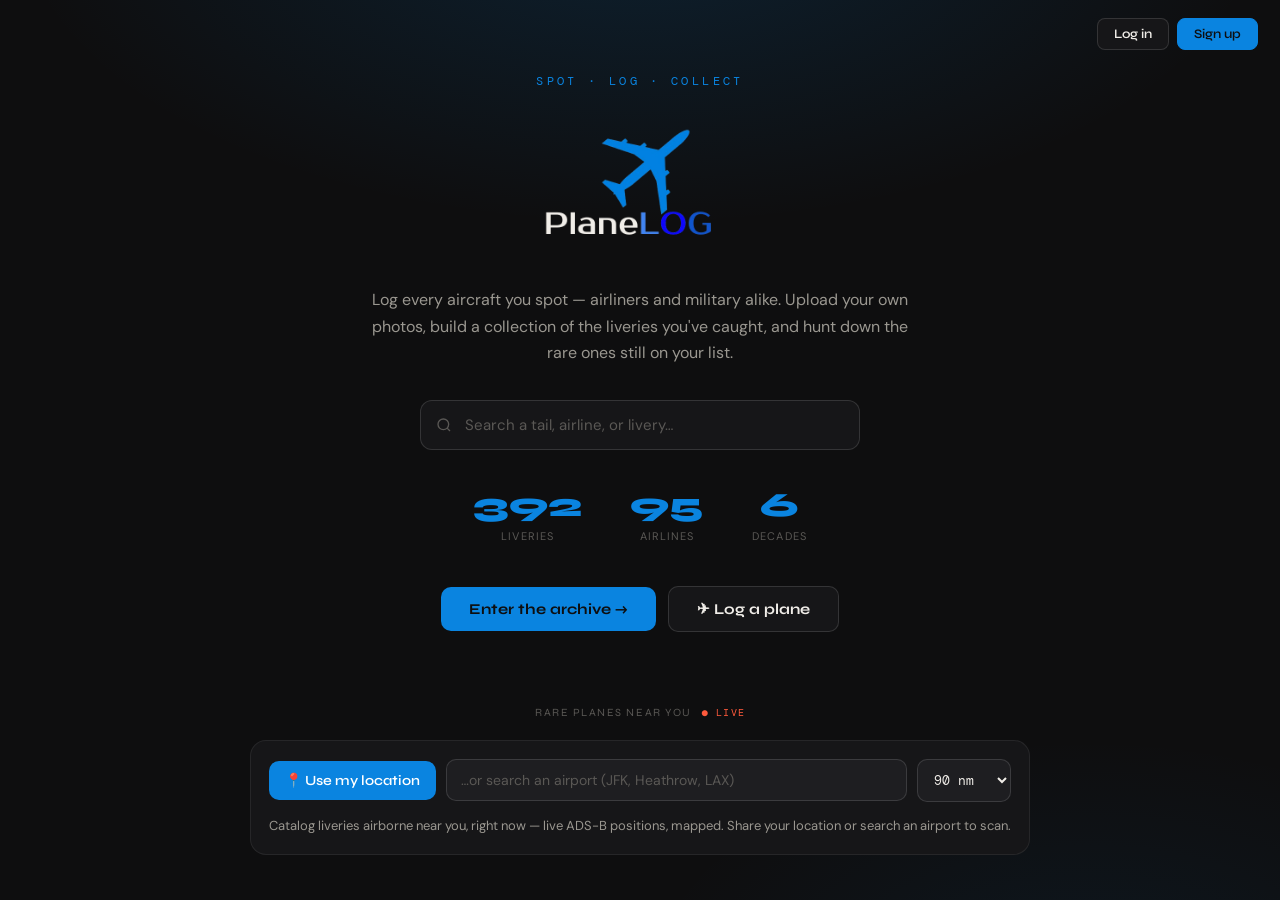
<file: PlaneLOG/index.html>
<!DOCTYPE html>
<html lang="en">
<head>
<meta charset="UTF-8">
<meta name="viewport" content="width=device-width, initial-scale=1.0">
<title>PlaneLOG — Spot · Log · Collect Aircraft</title>
<meta name="description" content="Spot, log, and collect aircraft liveries — airliners and military alike. Upload your own photos, build a collection of liveries you've caught, and hunt down the rare ones.">
<!-- Social preview. For best Facebook support, set og:image/og:url to your absolute Vercel URL (e.g. https://your-app.vercel.app/apple-touch-icon.png). -->
<meta property="og:title" content="PlaneLOG — Spot · Log · Collect Aircraft">
<meta property="og:description" content="Log every aircraft you spot and build a collection of the liveries you've caught.">
<meta property="og:image" content="apple-touch-icon.png">
<meta property="og:type" content="website">
<meta name="twitter:card" content="summary">
<meta name="twitter:title" content="PlaneLOG — Spot · Log · Collect Aircraft">
<meta name="twitter:description" content="Log every aircraft you spot and build a collection of the liveries you've caught.">
<meta name="twitter:image" content="apple-touch-icon.png">
<link rel="icon" href="favicon.ico" sizes="any">
<link rel="icon" type="image/png" href="favicon.png">
<link rel="apple-touch-icon" href="apple-touch-icon.png">
<link rel="preconnect" href="https://fonts.googleapis.com">
<link rel="preconnect" href="https://fonts.gstatic.com" crossorigin>
<link href="https://fonts.googleapis.com/css2?family=DM+Mono:wght@400;500&family=Syne:wght@400;500;600;700;800&family=DM+Sans:ital,opsz,wght@0,9..40,300;0,9..40,400;0,9..40,500;1,9..40,300&display=swap" rel="stylesheet">
<link rel="stylesheet" href="styles.css">
</head>
<body>

<!-- HOME / LANDING -->
<div class="home-screen" id="home">
  <div class="home-bg"></div>
  <div class="home-auth">
    <button class="home-auth-btn" onclick="openAuth('login')">Log in</button>
    <button class="home-auth-btn primary" onclick="openAuth('signup')">Sign up</button>
  </div>
  <div class="home-inner">
    <div class="home-eyebrow">Spot · Log · Collect</div>
    <img class="home-logo" src="logo.png" alt="PlaneLOG" onerror="this.nextElementSibling.style.display='block'; this.style.display='none'">
    <h1 class="home-wordmark" style="display:none">Plane<em>LOG</em></h1>
    <p class="home-tagline">Log every aircraft you spot — airliners and military alike. Upload your own photos, build a collection of the liveries you've caught, and hunt down the rare ones still on your list.</p>
    <div class="home-search">
      <svg width="16" height="16" fill="none" stroke="currentColor" stroke-width="2" viewBox="0 0 24 24"><circle cx="11" cy="11" r="8"/><path d="m21 21-4.35-4.35"/></svg>
      <input type="text" id="homeSearch" placeholder="Search a tail, airline, or livery…" onkeydown="if(event.key==='Enter')enterArchive(this.value)">
    </div>
    <div class="home-stats">
      <div class="home-stat"><div class="home-stat-n" id="homeStatLiveries">—</div><div class="home-stat-l">liveries</div></div>
      <div class="home-stat"><div class="home-stat-n" id="homeStatAirlines">—</div><div class="home-stat-l">airlines</div></div>
      <div class="home-stat"><div class="home-stat-n" id="homeStatDecades">—</div><div class="home-stat-l">decades</div></div>
    </div>
    <div class="home-cta-row">
      <button class="home-cta" onclick="enterArchive()">Enter the archive →</button>
      <button class="home-cta secondary" onclick="enterArchive(); openSubmit()">✈ Log a plane</button>
    </div>
    <div class="home-featured-label">Rare planes near you<span class="home-live-dot">● LIVE</span></div>
    <div class="live-panel" id="livePanel">
      <div class="live-controls">
        <button class="live-loc-btn" onclick="liveUseLocation()">📍 Use my location</button>
        <div class="live-ap-search">
          <input type="text" id="liveAirportSearch" placeholder="…or search an airport (JFK, Heathrow, LAX)" oninput="liveAirportSuggest(this.value)" onkeydown="if(event.key==='Enter'){event.preventDefault();liveAirportGo(this.value)}" autocomplete="off">
          <div class="live-ap-results" id="liveAirportResults" style="display:none"></div>
        </div>
        <select id="liveRadius" aria-label="Scan radius">
          <option value="45">45 nm</option>
          <option value="90" selected>90 nm</option>
          <option value="150">150 nm</option>
          <option value="250">250 nm</option>
        </select>
      </div>
      <div class="live-status" id="liveStatus">Catalog liveries airborne near you, right now — live ADS-B positions, mapped. Share your location or search an airport to scan.</div>
      <div class="live-grid" id="liveResults"></div>
    </div>
    <div class="home-featured-label">Top photos</div>
    <div class="home-range" id="homeRange">
      <button type="button" data-range="day" onclick="setTopRange('day',this)">24 hours</button>
      <button type="button" data-range="week" onclick="setTopRange('week',this)">Week</button>
      <button type="button" data-range="month" onclick="setTopRange('month',this)">Month</button>
      <button type="button" data-range="year" onclick="setTopRange('year',this)">Year</button>
      <button type="button" class="active" data-range="all" onclick="setTopRange('all',this)">All time</button>
    </div>
    <div class="home-subhint" id="homeTopHint" style="display:none"></div>
    <div class="home-featured" id="homeTopPhotos"></div>
    <div class="home-featured-label">Featured liveries</div>
    <div class="home-featured" id="homeFeatured"></div>
  </div>
</div>

<div class="shell">

  <!-- NAV -->
  <nav>
    <button class="nav-toggle" onclick="toggleSidebar()" aria-label="Toggle filters" title="Filters">
      <svg width="18" height="18" fill="none" stroke="currentColor" stroke-width="2" viewBox="0 0 24 24"><line x1="3" y1="6" x2="21" y2="6"/><line x1="3" y1="12" x2="21" y2="12"/><line x1="3" y1="18" x2="21" y2="18"/></svg>
    </button>
    <div class="wordmark" onclick="goHome()" role="button" tabindex="0" style="cursor:pointer" title="Back to home" aria-label="PlaneLOG — back to home"><img class="brand-logo" src="logo.png" alt="PlaneLOG" onerror="this.outerHTML='Plane<em>LOG</em>'"></div>
    <div class="nav-search">
      <svg width="14" height="14" fill="none" stroke="currentColor" stroke-width="2" viewBox="0 0 24 24"><circle cx="11" cy="11" r="8"/><path d="m21 21-4.35-4.35"/></svg>
      <input type="text" id="globalSearch" placeholder="Search tail, airline, livery name…" oninput="applyFilters()">
    </div>
    <div class="nav-stats">
      <div class="nav-stat">
        <div class="nav-stat-n" id="statLiveries">—</div>
        <div class="nav-stat-l">liveries</div>
      </div>
      <div class="nav-stat">
        <div class="nav-stat-n" id="statAirlines">—</div>
        <div class="nav-stat-l">airlines</div>
      </div>
      <div class="nav-stat">
        <div class="nav-stat-n" id="statDecades">—</div>
        <div class="nav-stat-l">decades</div>
      </div>
    </div>
    <a class="nav-btn nav-btn-ghost" href="Collection.html" title="Liveries you've collected">Collection</a>
    <a class="nav-btn nav-btn-ghost" href="YourLiveries.html" title="Liveries you've submitted">Your liveries</a>
    <button class="nav-btn" onclick="openSubmit()">+ Submit livery</button>
  </nav>

  <!-- SIDEBAR -->
  <aside>
    <div class="sidebar-clear">
      <button id="clearFilters" class="clear-filters-btn" onclick="clearFilters()" disabled>
        <svg width="13" height="13" fill="none" stroke="currentColor" stroke-width="2" viewBox="0 0 24 24"><line x1="18" y1="6" x2="6" y2="18"/><line x1="6" y1="6" x2="18" y2="18"/></svg>
        Clear filters
      </button>
    </div>
    <div class="sidebar-section">
      <div class="sidebar-label">Category</div>
      <div class="filter-group" id="categoryFilters"></div>
    </div>
    <div class="sidebar-section">
      <div class="sidebar-label">Airline</div>
      <div class="filter-group" id="airlineFilters"></div>
    </div>
    <div class="sidebar-section">
      <div class="sidebar-label">Aircraft type</div>
      <div class="filter-group" id="typeFilters"></div>
    </div>
    <div class="sidebar-section">
      <div class="sidebar-label">Era</div>
      <div class="era-chips" id="eraFilters"></div>
    </div>
    <div class="sidebar-section">
      <div class="sidebar-label">Tags</div>
      <div class="tag-cloud" id="tagFilters"></div>
    </div>
  </aside>

  <!-- MAIN -->
  <main>
    <div class="main-toolbar">
      <div class="result-count" id="resultCount"><strong>—</strong> liveries</div>
      <div class="sort-row">
        <span class="sort-label">Sort:</span>
        <button class="sort-btn active" onclick="setSort('airline',this)">Airline</button>
        <button class="sort-btn" onclick="setSort('era',this)">Era</button>
        <button class="sort-btn" onclick="setSort('type',this)">Aircraft</button>
        <button class="sort-btn" onclick="setSort('newest',this)" title="Upload date, newest first">Newest</button>
        <button class="sort-btn" onclick="setSort('oldest',this)" title="Upload date, oldest first">Oldest</button>
        <div class="view-btns">
          <button class="view-btn active" title="Grid view" onclick="setView('grid',this)">
            <svg width="14" height="14" fill="none" stroke="currentColor" stroke-width="2" viewBox="0 0 24 24"><rect x="3" y="3" width="7" height="7"/><rect x="14" y="3" width="7" height="7"/><rect x="3" y="14" width="7" height="7"/><rect x="14" y="14" width="7" height="7"/></svg>
          </button>
          <button class="view-btn" title="List view" onclick="setView('list',this)">
            <svg width="14" height="14" fill="none" stroke="currentColor" stroke-width="2" viewBox="0 0 24 24"><line x1="3" y1="6" x2="21" y2="6"/><line x1="3" y1="12" x2="21" y2="12"/><line x1="3" y1="18" x2="21" y2="18"/></svg>
          </button>
        </div>
      </div>
    </div>
    <div class="livery-grid" id="liveryGrid"></div>
  </main>
</div>

<!-- DETAIL OVERLAY -->
<div class="detail-overlay" id="detailOverlay" onclick="closeDetail(event)">
  <div class="detail-box" id="detailBox" role="dialog" aria-modal="true" aria-label="Livery details"></div>
</div>

<!-- SUBMIT OVERLAY -->
<div class="submit-overlay" id="submitOverlay" onclick="closeSubmit(event)">
  <div class="submit-box" role="dialog" aria-modal="true" aria-labelledby="submitTitle">
    <h2 id="submitTitle">Submit a livery</h2>
    <p id="submitDesc">Add a livery to your archive — saved locally in your browser.</p>
    <div class="form-grid">
      <div class="form-row">
        <label>Tail number</label>
        <input type="text" placeholder="N12345 / G-ABCD" id="sub-tail" onchange="autofillFromTail()" oninput="autofillFromTail()">
        <div class="autofill-hint" id="sub-autofill" style="display:none"></div>
      </div>
      <div class="form-row">
        <label>Livery name</label>
        <input type="text" placeholder="e.g. Polished metal" id="sub-livery">
      </div>
    </div>
    <div class="form-row">
      <label>Airline</label>
      <input type="text" placeholder="e.g. United Airlines" id="sub-airline">
    </div>
    <div class="form-grid">
      <div class="form-row">
        <label>Aircraft type</label>
        <input type="text" placeholder="e.g. Boeing 737" id="sub-type">
      </div>
      <div class="form-row">
        <label>Era</label>
        <select id="sub-era">
          <option value="">Select era</option>
          <option>1950s</option><option>1960s</option><option>1970s</option>
          <option>1980s</option><option>1990s</option><option>2000s</option>
          <option>2010s</option><option>2020s</option>
        </select>
      </div>
    </div>
    <div class="form-row">
      <label>Notes</label>
      <textarea placeholder="History, details, interesting facts about this livery…" id="sub-notes"></textarea>
    </div>
    <div class="form-row">
      <label>Tags (comma-separated)</label>
      <input type="text" placeholder="retro, bare metal, heritage" id="sub-tags">
    </div>
    <div class="form-row">
      <label>Color palette</label>
      <div class="color-inputs">
        <input type="color" id="sub-c1" value="#004B87" title="Primary">
        <input type="color" id="sub-c2" value="#FFFFFF" title="Secondary">
        <input type="color" id="sub-c3" value="#A2AAAD" title="Accent">
      </div>
    </div>
    <div class="form-row">
      <label>Photo</label>
      <div class="photo-upload">
        <img id="sub-photo-preview" class="photo-preview" alt="" style="display:none">
        <label class="photo-upload-btn">
          <input type="file" id="sub-photo" accept="image/*" onchange="onPhotoPick(event)" hidden>
          Choose image…
        </label>
        <button type="button" id="sub-photo-clear" class="photo-clear" onclick="clearPhoto()" style="display:none">Remove</button>
      </div>
      <div class="photo-hint">Upload your own shot of this aircraft. Leave blank to auto-load a photo by registration.</div>
    </div>
    <div class="form-actions">
      <button class="btn-cancel" onclick="closeSubmit()">Cancel</button>
      <button class="btn-submit" id="submitBtn" onclick="submitLivery()">Add livery</button>
    </div>
  </div>
</div>

<!-- AUTH PLACEHOLDER OVERLAY -->
<div class="submit-overlay" id="authOverlay" onclick="closeAuth(event)">
  <div class="submit-box" role="dialog" aria-modal="true" aria-labelledby="authTitle" style="max-width:420px">
    <h2 id="authTitle">Sign up</h2>
    <p id="authDesc" style="margin-bottom:0">Accounts are coming soon. For now, PlaneLOG saves everything locally in your browser — no account needed to log, collect, and submit liveries.</p>
    <div class="form-actions">
      <button class="btn-submit" onclick="closeAuth()">Got it</button>
    </div>
  </div>
</div>

<script src="app.js"></script>
<script>
// ── ARCHIVE PAGE (the full curated catalog) ──
function buildSidebar() { renderSidebar(db); }

function applyFilters() {
  const results = filterPool(db);
  document.getElementById('statLiveries').textContent = db.length;
  document.getElementById('statAirlines').textContent = new Set(db.map(l => l.airline)).size;
  document.getElementById('statDecades').textContent = new Set(db.map(l => l.era)).size;
  renderGrid(results, EMPTY_NO_RESULTS);
}

// ── HOME / LANDING ──
function homeCardHTML(l, badge) {
  const bg = `background: linear-gradient(135deg, ${l.colors[0]} 40%, ${l.colors[1]||l.colors[0]} 40% 70%, ${l.colors[2]||l.colors[1]||l.colors[0]} 70%)`;
  return `
    <div class="home-card" role="button" tabindex="0" aria-label="${esc(l.airline)} — ${esc(l.livery)}, ${esc(l.tail)}" onclick="enterArchive(); openDetail(${l.id})">
      <div class="card-swatch"${l.photo ? '' : ` data-reg="${esc(l.tail)}"`} style="${bg}">
        <div class="swatch-plane">${planeSVG()}</div>
        ${photoImgHTML(l)}
        <span class="swatch-tail">${esc(l.tail)}</span>
      </div>
      <div class="home-card-body">
        <div class="home-card-airline">${esc(l.airline)}</div>
        <div class="home-card-livery">${esc(l.livery)}</div>
        ${badge || ''}
      </div>
    </div>`;
}

function renderHome() {
  document.getElementById('homeStatLiveries').textContent = db.length;
  document.getElementById('homeStatAirlines').textContent = new Set(db.map(l => l.airline)).size;
  document.getElementById('homeStatDecades').textContent = new Set(db.map(l => l.era)).size;

  // Prefer a few iconic schemes; backfill from the rest of the archive.
  const preferred = [3, 7, 8, 6];
  const featured = preferred.map(id => db.find(l => l.id === id)).filter(Boolean);
  for (const l of db) {
    if (featured.length >= 4) break;
    if (!featured.includes(l)) featured.push(l);
  }
  const fc = document.getElementById('homeFeatured');
  fc.innerHTML = featured.slice(0, 4).map(l => homeCardHTML(l)).join('');
  hydratePhotos(fc);

  renderTopPhotos();
}

// ── TOP PHOTOS (ranked by how many times you've opened each livery) ──
let topRange = 'all';
const PREFERRED_IDS = [3, 7, 8, 6];

function rangeCutoff(range) {
  const DAY = 86400000, now = Date.now();
  return { day: now - DAY, week: now - 7*DAY, month: now - 30*DAY, year: now - 365*DAY }[range] || null;
}

function setTopRange(range, el) {
  topRange = range;
  document.querySelectorAll('#homeRange button').forEach(b => b.classList.remove('active'));
  if (el) el.classList.add('active');
  renderTopPhotos();
}

function renderTopPhotos() {
  const cutoff = rangeCutoff(topRange);
  const scored = db.map(l => ({ l, v: viewCount(l.id, cutoff) }));
  const totalViews = scored.reduce((s, x) => s + x.v, 0);

  // Rank by views in range, then by all-time views, then iconic order, then id (stable).
  const prefRank = id => { const i = PREFERRED_IDS.indexOf(id); return i < 0 ? 99 : i; };
  scored.sort((a, b) =>
    b.v - a.v ||
    viewCount(b.l.id, null) - viewCount(a.l.id, null) ||
    prefRank(a.l.id) - prefRank(b.l.id) ||
    a.l.id - b.l.id
  );

  const el = document.getElementById('homeTopPhotos');
  el.innerHTML = scored.slice(0, 8).map(({ l, v }) =>
    homeCardHTML(l, v > 0 ? `<div class="home-card-views">${v} view${v !== 1 ? 's' : ''}</div>` : '')
  ).join('');
  hydratePhotos(el);

  // When nothing's been viewed in this window, the cards are just a sensible fallback —
  // tell the user how the ranking fills in.
  const hint = document.getElementById('homeTopHint');
  hint.textContent = totalViews === 0
    ? 'No photo views logged in this range yet — open any livery and it’ll start climbing the ranks.'
    : '';
  hint.style.display = totalViews === 0 ? 'block' : 'none';
}

function enterArchive(query) {
  if (typeof query === 'string' && query.trim()) {
    document.getElementById('globalSearch').value = query.trim();
    applyFilters();
  }
  document.getElementById('home').classList.add('hidden');
}

function goHome() {
  closeDetail(null, true);
  closeSubmit();
  renderHome();
  document.getElementById('home').classList.remove('hidden');
}

// ── AUTH (placeholder — accounts not yet available) ──
function openAuth(mode) {
  document.getElementById('authTitle').textContent = mode === 'login' ? 'Log in' : 'Sign up';
  openModal(document.getElementById('authOverlay'));
}
function closeAuth(e) {
  if (!e || e.target === document.getElementById('authOverlay')) {
    closeModal(document.getElementById('authOverlay'));
  }
}

// ── INIT ──
buildSidebar();
applyFilters();
renderHome();
</script>
</body>
</html>
</file>
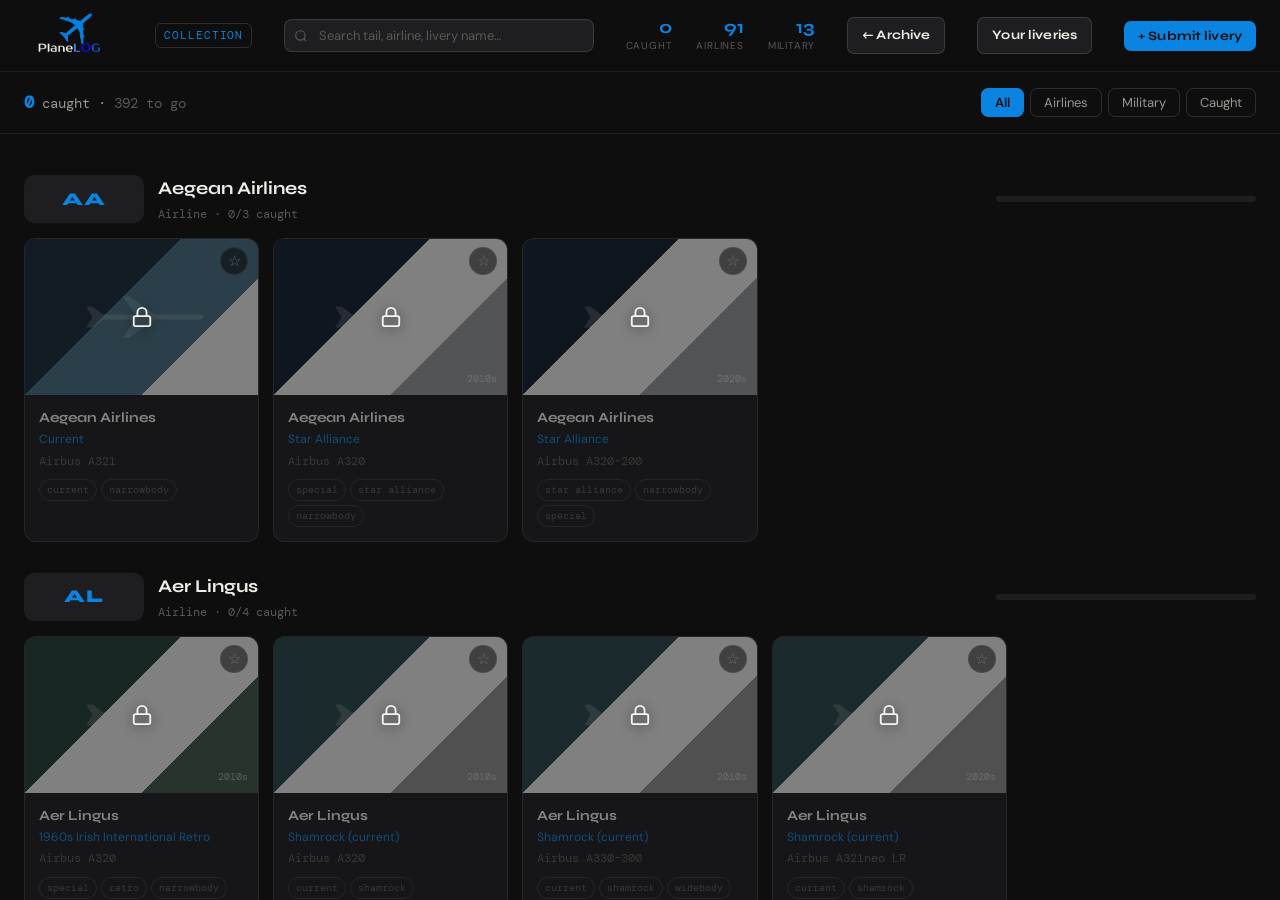
<file: PlaneLOG/Collection.html>
<!DOCTYPE html>
<html lang="en">
<head>
<meta charset="UTF-8">
<meta name="viewport" content="width=device-width, initial-scale=1.0">
<title>Your Collection — PlaneLOG</title>
<meta name="description" content="The PlaneLOG catalog — see which aircraft liveries you've caught and which rare ones are still on your list.">
<meta property="og:title" content="Your Collection — PlaneLOG">
<meta property="og:description" content="See which aircraft liveries you've caught and which rare ones are still on your list.">
<meta property="og:image" content="apple-touch-icon.png">
<meta property="og:type" content="website">
<meta name="twitter:card" content="summary">
<link rel="icon" href="favicon.ico" sizes="any">
<link rel="icon" type="image/png" href="favicon.png">
<link rel="apple-touch-icon" href="apple-touch-icon.png">
<link rel="preconnect" href="https://fonts.googleapis.com">
<link rel="preconnect" href="https://fonts.gstatic.com" crossorigin>
<link href="https://fonts.googleapis.com/css2?family=DM+Mono:wght@400;500&family=Syne:wght@400;500;600;700;800&family=DM+Sans:ital,opsz,wght@0,9..40,300;0,9..40,400;0,9..40,500;1,9..40,300&display=swap" rel="stylesheet">
<link rel="stylesheet" href="styles.css">
<style>
/* ── COLLECTION CATALOG (page-specific layout) ── */
.shell { grid-template-columns: 1fr; }
aside { display: none; }
.cat-toolbar { gap: 18px; }
.cat-progress { font-size: 14px; color: var(--text2); font-family: var(--mono); }
.cat-progress strong { color: var(--accent); font-size: 17px; }
.cat-progress span { color: var(--text3); }
.cat-tabs { display: flex; gap: 6px; margin-left: auto; }
.cat-tab {
  background: none;
  border: 1px solid var(--border2);
  border-radius: 7px;
  padding: 5px 13px;
  font-size: 13px;
  color: var(--text2);
  cursor: pointer;
  font-family: var(--sans);
  transition: all 0.12s;
}
.cat-tab:hover { border-color: var(--accent); color: var(--accent); }
.cat-tab.active { background: var(--accent); border-color: var(--accent); color: #0e0e0f; font-weight: 600; }

.catalog { padding: 10px 24px 64px; }
.cat-group { margin-top: 30px; }
.cat-group-head { display: flex; align-items: center; gap: 14px; margin-bottom: 14px; }
.cat-logo {
  width: 120px; height: 48px;
  object-fit: contain;
  border-radius: 10px;
  background: #fff;
  padding: 6px 10px;
  flex-shrink: 0;
}
.cat-logo.mono {
  display: flex; align-items: center; justify-content: center;
  background: var(--bg3);
  color: var(--accent);
  font-family: var(--display);
  font-weight: 800;
  font-size: 18px;
  letter-spacing: 0.04em;
  padding: 0;
}
.cat-logo.emblem { width: 56px; padding: 5px; }
.cat-group-meta { min-width: 150px; }
.cat-group-name { font-family: var(--display); font-size: 18px; font-weight: 700; }
.cat-group-sub { font-size: 12px; color: var(--text3); font-family: var(--mono); margin-top: 2px; }
.cat-group-bar { flex: 1; max-width: 260px; height: 6px; background: var(--bg3); border-radius: 3px; overflow: hidden; margin-left: auto; }
.cat-group-bar-fill { height: 100%; background: var(--accent); border-radius: 3px; transition: width 0.3s; }
.cat-cards { display: grid; grid-template-columns: repeat(auto-fill, minmax(200px, 1fr)); gap: 14px; }
.cat-card {
  position: relative;
  border-radius: 12px;
  overflow: hidden;
  border: 1px solid var(--border);
  background: var(--bg2);
}
.cat-card.caught { border-color: rgba(10,132,224,0.45); }
.cat-card .livery-card { background: transparent; }

/* Locked (not yet spotted): muted gradient silhouette, photo hidden, lock badge. */
.cat-card.uncaught .card-swatch { filter: grayscale(0.7) brightness(0.5); }
.cat-card.uncaught .swatch-photo { display: none; }
.cat-card.uncaught .card-airline,
.cat-card.uncaught .card-livery,
.cat-card.uncaught .card-type,
.cat-card.uncaught .card-tags { opacity: 0.5; }

.cat-lock {
  position: absolute;
  top: 0; left: 0; right: 0;
  height: 156px;
  display: flex;
  align-items: center;
  justify-content: center;
  color: rgba(255,255,255,0.92);
  pointer-events: none;
  z-index: 2;
}
.cat-lock svg { filter: drop-shadow(0 2px 6px rgba(0,0,0,0.7)); }

/* Unlocked (spotted): quick "add your own photo" button. */
.cat-upload {
  position: absolute;
  top: 8px; left: 10px;
  z-index: 3;
  width: 28px; height: 28px;
  display: flex;
  align-items: center;
  justify-content: center;
  border-radius: 50%;
  border: 1px solid rgba(255,255,255,0.2);
  background: rgba(0,0,0,0.5);
  color: rgba(255,255,255,0.85);
  cursor: pointer;
  transition: all 0.12s;
}
.cat-upload:hover { border-color: var(--accent); color: #fff; transform: scale(1.08); }
</style>
</head>
<body>

<div class="shell">

  <!-- NAV -->
  <nav>
    <a class="wordmark" href="index.html" style="cursor:pointer;text-decoration:none" title="Back to the archive"><img class="brand-logo" src="logo.png" alt="PlaneLOG" onerror="this.outerHTML='Plane<em>LOG</em>'"></a>
    <span class="page-tag">Collection</span>
    <div class="nav-search">
      <svg width="14" height="14" fill="none" stroke="currentColor" stroke-width="2" viewBox="0 0 24 24"><circle cx="11" cy="11" r="8"/><path d="m21 21-4.35-4.35"/></svg>
      <input type="text" id="globalSearch" placeholder="Search tail, airline, livery name…" oninput="applyFilters()">
    </div>
    <div class="nav-stats">
      <div class="nav-stat">
        <div class="nav-stat-n" id="statLiveries">—</div>
        <div class="nav-stat-l">caught</div>
      </div>
      <div class="nav-stat">
        <div class="nav-stat-n" id="statAirlines">—</div>
        <div class="nav-stat-l">airlines</div>
      </div>
      <div class="nav-stat">
        <div class="nav-stat-n" id="statDecades">—</div>
        <div class="nav-stat-l">military</div>
      </div>
    </div>
    <a class="nav-btn nav-btn-ghost" href="index.html" title="Back to the full archive">← Archive</a>
    <a class="nav-btn nav-btn-ghost" href="YourLiveries.html" title="Liveries you've submitted">Your liveries</a>
    <button class="nav-btn" onclick="openSubmit()">+ Submit livery</button>
  </nav>

  <!-- SIDEBAR -->
  <aside>
    <div class="sidebar-section">
      <div class="sidebar-label">Airline</div>
      <div class="filter-group" id="airlineFilters"></div>
    </div>
    <div class="sidebar-section">
      <div class="sidebar-label">Aircraft type</div>
      <div class="filter-group" id="typeFilters"></div>
    </div>
    <div class="sidebar-section">
      <div class="sidebar-label">Era</div>
      <div class="era-chips" id="eraFilters"></div>
    </div>
    <div class="sidebar-section">
      <div class="sidebar-label">Tags</div>
      <div class="tag-cloud" id="tagFilters"></div>
    </div>
  </aside>

  <!-- MAIN -->
  <main>
    <div class="main-toolbar cat-toolbar">
      <div class="cat-progress" id="catProgress"><strong>0</strong> caught</div>
      <div class="cat-tabs">
        <button class="cat-tab active" onclick="setCatFilter('all',this)">All</button>
        <button class="cat-tab" onclick="setCatFilter('airline',this)">Airlines</button>
        <button class="cat-tab" onclick="setCatFilter('military',this)">Military</button>
        <button class="cat-tab" onclick="setCatFilter('caught',this)">Caught</button>
      </div>
    </div>
    <div class="catalog" id="catalog"></div>
  </main>
</div>

<!-- DETAIL OVERLAY -->
<div class="detail-overlay" id="detailOverlay" onclick="closeDetail(event)">
  <div class="detail-box" id="detailBox" role="dialog" aria-modal="true" aria-label="Livery details"></div>
</div>

<!-- SUBMIT OVERLAY -->
<div class="submit-overlay" id="submitOverlay" onclick="closeSubmit(event)">
  <div class="submit-box" role="dialog" aria-modal="true" aria-labelledby="submitTitle">
    <h2 id="submitTitle">Submit a livery</h2>
    <p id="submitDesc">Add a livery to your archive — saved locally in your browser.</p>
    <div class="form-grid">
      <div class="form-row">
        <label>Aircraft type</label>
        <input type="text" placeholder="e.g. Boeing 737" id="sub-type">
      </div>
      <div class="form-row">
        <label>Livery name</label>
        <input type="text" placeholder="e.g. Polished metal" id="sub-livery">
      </div>
    </div>
    <div class="form-row">
      <label>Airline</label>
      <input type="text" placeholder="e.g. United Airlines" id="sub-airline">
    </div>
    <div class="form-row">
      <label>Color palette</label>
      <div class="color-inputs">
        <input type="color" id="sub-c1" value="#004B87" title="Primary">
        <input type="color" id="sub-c2" value="#FFFFFF" title="Secondary">
        <input type="color" id="sub-c3" value="#A2AAAD" title="Accent">
      </div>
    </div>
    <div class="form-row">
      <label>Photo</label>
      <div class="photo-upload">
        <img id="sub-photo-preview" class="photo-preview" alt="" style="display:none">
        <label class="photo-upload-btn">
          <input type="file" id="sub-photo" accept="image/*" onchange="onPhotoPick(event)" hidden>
          Choose image…
        </label>
        <button type="button" id="sub-photo-clear" class="photo-clear" onclick="clearPhoto()" style="display:none">Remove</button>
      </div>
      <div class="photo-hint">Upload your own shot of this aircraft — colours fill in automatically from the photo.</div>
    </div>
    <div class="form-actions">
      <button class="btn-cancel" onclick="closeSubmit()">Cancel</button>
      <button class="btn-submit" id="submitBtn" onclick="submitLivery()">Add livery</button>
    </div>
  </div>
</div>

<script src="app.js"></script>
<script>
// ── COLLECTION PAGE (grouped catalog of caught vs. still-to-catch) ──
// Hide the registration badge on cards/detail here — this surface is about plane + livery.
window.HIDE_CARD_REG = true;
function buildSidebar() { renderSidebar(db.filter(l => inCollection(l.id))); }

const AIRLINE_IATA = {
  'United Airlines': 'UA',
  'American Airlines': 'AA',
  'Delta Air Lines': 'DL',
  'Southwest Airlines': 'WN',
  'British Airways': 'BA',
  'Pan Am': 'PA',
  'Lufthansa': 'LH',
  'Air France': 'AF',
  'KLM': 'KL',
  'Emirates': 'EK',
  'Qantas': 'QF',
  'Singapore Airlines': 'SQ',
  'Cathay Pacific': 'CX',
  'Japan Airlines': 'JL',
  'Virgin Atlantic': 'VS',
  'JetBlue': 'B6',
  'Alaska Airlines': 'AS',
  'Air Canada': 'AC',
  'Aer Lingus': 'EI',
  'Ryanair': 'FR',
  'Etihad Airways': 'EY',
  'Qatar Airways': 'QR',
  'Turkish Airlines': 'TK',
  'Finnair': 'AY',
  'All Nippon Airways': 'NH',
  'Korean Air': 'KE',
  'Asiana Airlines': 'OZ',
  'China Airlines': 'CI',
  'EVA Air': 'BR',
  'Thai Airways': 'TG',
  'Malaysia Airlines': 'MH',
  'Air India': 'AI',
  'Saudia': 'SV',
  'Air New Zealand': 'NZ',
  'LATAM': 'LA',
  'Avianca': 'AV',
  'Aeroméxico': 'AM',
  'Iberia': 'IB',
  'Swiss': 'LX',
  'Austrian Airlines': 'OS',
  'TAP Air Portugal': 'TP',
  'SAS Scandinavian Airlines': 'SK',
  'El Al': 'LY',
  'Hawaiian Airlines': 'HA',
  'Frontier Airlines': 'F9',
  'Vietnam Airlines': 'VN',
  'Philippine Airlines': 'PR',
  'Garuda Indonesia': 'GA',
  'Air China': 'CA',
  'China Southern': 'CZ',
  'Ethiopian Airlines': 'ET',
  'Icelandair': 'FI',
  'Aegean Airlines': 'A3',
  'easyJet': 'U2',
  'Wizz Air': 'W6',
  'Virgin Australia': 'VA',
  'Oman Air': 'WY',
  'Royal Air Maroc': 'AT',
  'SriLankan Airlines': 'UL',
};
let catFilter = 'all';

function monogram(name) {
  return name.split(/\s+/).filter(Boolean).slice(0, 2).map(w => w[0]).join('').toUpperCase();
}

// Bundled logos for carriers the generic logo API gets wrong (Southwest, Pan Am) or
// can't supply (military branches have no IATA code).
const LOGO_OVERRIDES = {
  'Southwest Airlines': { src: 'logos/southwest.svg', emblem: true },
  'Cathay Pacific':    { src: 'logos/cathay.svg',    emblem: true }, // daisycon returns a junk placeholder for CX
  'Pan Am':            { src: 'logos/panam.png',     emblem: true },
  'Royal Air Force':   { src: 'logos/raf.svg',       emblem: true },
  'U.S. Air Force':    { src: 'logos/usaf.svg',      emblem: false },
  'U.S. Navy':         { src: 'logos/usnavy.png',    emblem: true },
};

function logoHTML(group) {
  const monoFallback = `this.replaceWith(Object.assign(document.createElement('div'),{className:'cat-logo mono',textContent:'${esc(monogram(group.airline))}'}))`;
  const ov = LOGO_OVERRIDES[group.airline];
  if (ov) return `<img class="cat-logo${ov.emblem ? ' emblem' : ''}" src="${ov.src}" alt="${esc(group.airline)}" onerror="${monoFallback}">`;
  const iata = AIRLINE_IATA[group.airline];
  if (group.category === 'military' || !iata) return `<div class="cat-logo mono">${monogram(group.airline)}</div>`;
  const url = `https://images.daisycon.io/airline/?width=240&height=80&iata=${iata}`;
  return `<img class="cat-logo" src="${url}" alt="${esc(group.airline)}" onerror="${monoFallback}">`;
}

function setCatFilter(v, el) {
  catFilter = v;
  document.querySelectorAll('.cat-tab').forEach(b => b.classList.remove('active'));
  if (el) el.classList.add('active');
  applyFilters();
}

// Quick "add your own photo" for a spotted (unlocked) livery — replaces the card image
// with the shot you took. Clears any seed-photo credit since it's now your photo.
function catUploadPhoto(id, e) {
  const file = e.target.files && e.target.files[0];
  e.target.value = '';
  if (!file) return;
  readImageFile(file, dataUrl => {
    const l = db.find(x => x.id === id);
    if (!l) return;
    l.photo = dataUrl;
    delete l.credit;
    save();
    applyFilters();
  });
}

// Renders the grouped collection catalog. (Named applyFilters so shared detail/collect code refreshes it.)
function applyFilters() {
  const q = document.getElementById('globalSearch').value.toLowerCase().trim();
  const matches = l => !q || [l.airline, l.tail, l.livery, ...(l.tags || []), l.notes].join(' ').toLowerCase().includes(q);

  const total = db.length;
  const caughtTotal = db.filter(l => inCollection(l.id)).length;
  document.getElementById('catProgress').innerHTML =
    `<strong>${caughtTotal}</strong> caught · <span>${total - caughtTotal} to go</span>`;
  document.getElementById('statLiveries').textContent = caughtTotal;
  document.getElementById('statAirlines').textContent = new Set(db.filter(l => (l.category || 'airline') === 'airline').map(l => l.airline)).size;
  document.getElementById('statDecades').textContent = db.filter(l => (l.category || 'airline') === 'military').length;

  let pool = db.filter(matches);
  if (catFilter === 'airline') pool = pool.filter(l => (l.category || 'airline') === 'airline');
  else if (catFilter === 'military') pool = pool.filter(l => (l.category || 'airline') === 'military');
  else if (catFilter === 'caught') pool = pool.filter(l => inCollection(l.id));

  const container = document.getElementById('catalog');
  if (!pool.length) {
    container.innerHTML = `<div class="empty-state"><svg width="48" height="48" fill="none" stroke="currentColor" stroke-width="1.5" viewBox="0 0 24 24"><path d="M21 21l-4.35-4.35"/><circle cx="11" cy="11" r="8"/></svg><h3>${catFilter === 'caught' ? 'No catches yet' : 'Nothing here'}</h3><p>${catFilter === 'caught' ? 'Tap the ☆ on any aircraft to log it as caught.' : 'Try a different search or section.'}</p></div>`;
    return;
  }

  const groups = {};
  for (const l of pool) {
    const g = groups[l.airline] || (groups[l.airline] = { airline: l.airline, category: l.category || 'airline', items: [] });
    g.items.push(l);
  }
  const keys = Object.keys(groups).sort((a, b) => {
    const ga = groups[a], gb = groups[b];
    if (ga.category !== gb.category) return ga.category === 'military' ? 1 : -1; // airlines first, military last
    return a.localeCompare(b);
  });

  container.innerHTML = keys.map(k => {
    const g = groups[k];
    const items = g.items.slice().sort((a, b) => a.livery.localeCompare(b.livery));
    const caughtN = items.filter(l => inCollection(l.id)).length;
    const pct = Math.round(caughtN / items.length * 100);
    const cards = items.map(l => {
      const caught = inCollection(l.id);
      const overlay = caught
        ? `<label class="cat-upload" title="Add a photo you took" onclick="event.stopPropagation()">
             <input type="file" accept="image/*" onchange="catUploadPhoto(${l.id}, event)" hidden>
             <svg width="15" height="15" fill="none" stroke="currentColor" stroke-width="2" viewBox="0 0 24 24"><path d="M23 19a2 2 0 0 1-2 2H3a2 2 0 0 1-2-2V8a2 2 0 0 1 2-2h4l2-3h6l2 3h4a2 2 0 0 1 2 2z"/><circle cx="12" cy="13" r="4"/></svg>
           </label>`
        : `<div class="cat-lock" title="Not yet spotted — tap the ☆ when you catch it">
             <svg width="22" height="22" fill="none" stroke="currentColor" stroke-width="2" viewBox="0 0 24 24"><rect x="3" y="11" width="18" height="11" rx="2"/><path d="M7 11V7a5 5 0 0 1 10 0v4"/></svg>
           </div>`;
      return `<div class="cat-card ${caught ? 'caught' : 'uncaught'}">${cardHTML(l)}${overlay}</div>`;
    }).join('');
    return `
      <section class="cat-group">
        <div class="cat-group-head">
          ${logoHTML(g)}
          <div class="cat-group-meta">
            <div class="cat-group-name">${esc(g.airline)}</div>
            <div class="cat-group-sub">${g.category === 'military' ? 'Military' : 'Airline'} · ${caughtN}/${items.length} caught</div>
          </div>
          <div class="cat-group-bar"><div class="cat-group-bar-fill" style="width:${pct}%"></div></div>
        </div>
        <div class="cat-cards">${cards}</div>
      </section>`;
  }).join('');
  hydratePhotos(container);
}

// ── INIT ──
buildSidebar();
applyFilters();
</script>
</body>
</html>
</file>
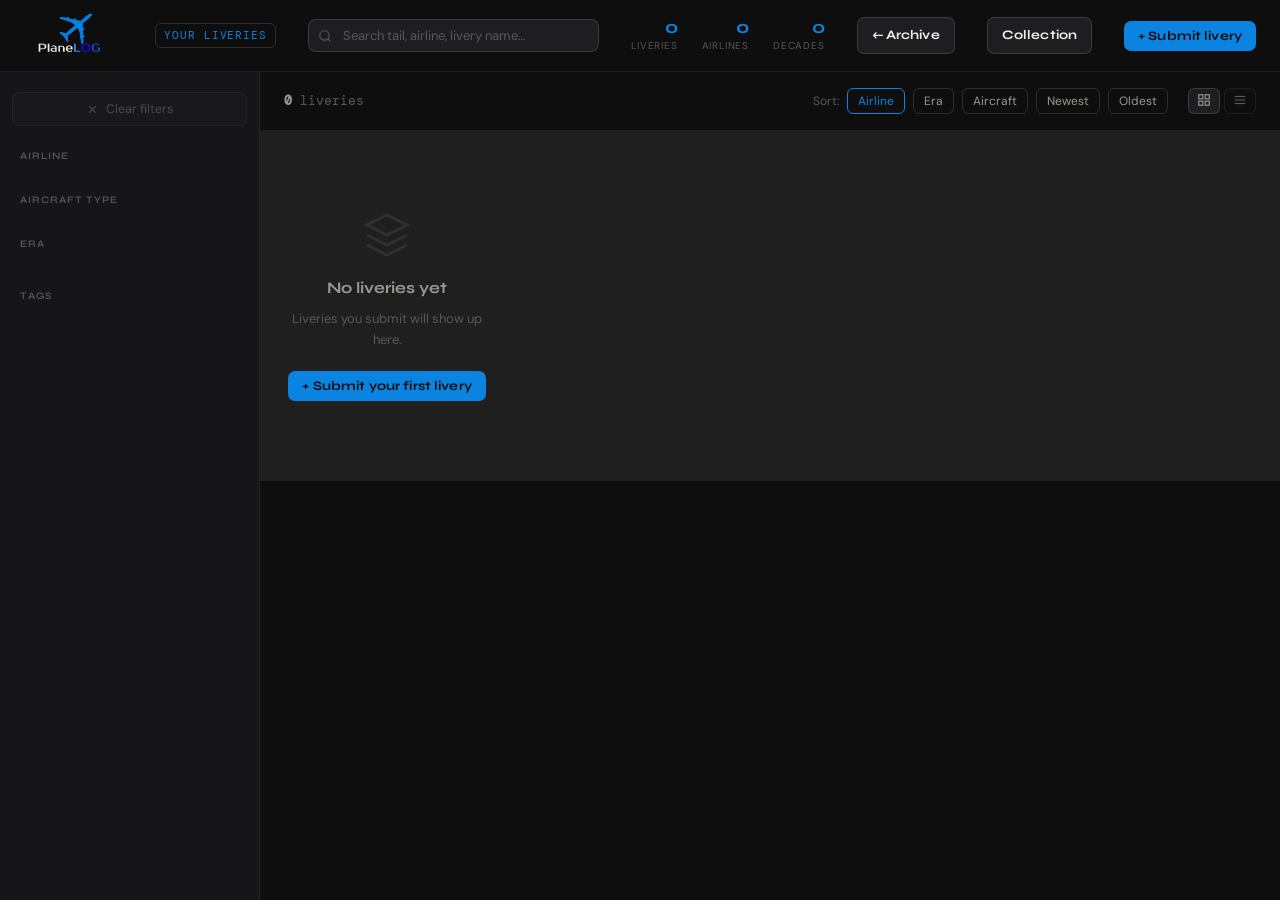
<file: PlaneLOG/YourLiveries.html>
<!DOCTYPE html>
<html lang="en">
<head>
<meta charset="UTF-8">
<meta name="viewport" content="width=device-width, initial-scale=1.0">
<title>Your Liveries — PlaneLOG</title>
<meta name="description" content="The aircraft liveries you've submitted to PlaneLOG — your own spotted-and-logged archive.">
<meta property="og:title" content="Your Liveries — PlaneLOG">
<meta property="og:description" content="The aircraft liveries you've submitted to PlaneLOG.">
<meta property="og:image" content="apple-touch-icon.png">
<meta property="og:type" content="website">
<meta name="twitter:card" content="summary">
<link rel="icon" href="favicon.ico" sizes="any">
<link rel="icon" type="image/png" href="favicon.png">
<link rel="apple-touch-icon" href="apple-touch-icon.png">
<link rel="preconnect" href="https://fonts.googleapis.com">
<link rel="preconnect" href="https://fonts.gstatic.com" crossorigin>
<link href="https://fonts.googleapis.com/css2?family=DM+Mono:wght@400;500&family=Syne:wght@400;500;600;700;800&family=DM+Sans:ital,opsz,wght@0,9..40,300;0,9..40,400;0,9..40,500;1,9..40,300&display=swap" rel="stylesheet">
<link rel="stylesheet" href="styles.css">
</head>
<body>

<div class="shell">

  <!-- NAV -->
  <nav>
    <button class="nav-toggle" onclick="toggleSidebar()" aria-label="Toggle filters" title="Filters">
      <svg width="18" height="18" fill="none" stroke="currentColor" stroke-width="2" viewBox="0 0 24 24"><line x1="3" y1="6" x2="21" y2="6"/><line x1="3" y1="12" x2="21" y2="12"/><line x1="3" y1="18" x2="21" y2="18"/></svg>
    </button>
    <a class="wordmark" href="index.html" style="cursor:pointer;text-decoration:none" title="Back to the archive"><img class="brand-logo" src="logo.png" alt="PlaneLOG" onerror="this.outerHTML='Plane<em>LOG</em>'"></a>
    <span class="page-tag">Your liveries</span>
    <div class="nav-search">
      <svg width="14" height="14" fill="none" stroke="currentColor" stroke-width="2" viewBox="0 0 24 24"><circle cx="11" cy="11" r="8"/><path d="m21 21-4.35-4.35"/></svg>
      <input type="text" id="globalSearch" placeholder="Search tail, airline, livery name…" oninput="applyFilters()">
    </div>
    <div class="nav-stats">
      <div class="nav-stat">
        <div class="nav-stat-n" id="statLiveries">—</div>
        <div class="nav-stat-l">liveries</div>
      </div>
      <div class="nav-stat">
        <div class="nav-stat-n" id="statAirlines">—</div>
        <div class="nav-stat-l">airlines</div>
      </div>
      <div class="nav-stat">
        <div class="nav-stat-n" id="statDecades">—</div>
        <div class="nav-stat-l">decades</div>
      </div>
    </div>
    <a class="nav-btn nav-btn-ghost" href="index.html" title="Back to the full archive">← Archive</a>
    <a class="nav-btn nav-btn-ghost" href="Collection.html" title="Liveries you've collected">Collection</a>
    <button class="nav-btn" onclick="openSubmit()">+ Submit livery</button>
  </nav>

  <!-- SIDEBAR -->
  <aside>
    <div class="sidebar-clear">
      <button id="clearFilters" class="clear-filters-btn" onclick="clearFilters()" disabled>
        <svg width="13" height="13" fill="none" stroke="currentColor" stroke-width="2" viewBox="0 0 24 24"><line x1="18" y1="6" x2="6" y2="18"/><line x1="6" y1="6" x2="18" y2="18"/></svg>
        Clear filters
      </button>
    </div>
    <div class="sidebar-section">
      <div class="sidebar-label">Airline</div>
      <div class="filter-group" id="airlineFilters"></div>
    </div>
    <div class="sidebar-section">
      <div class="sidebar-label">Aircraft type</div>
      <div class="filter-group" id="typeFilters"></div>
    </div>
    <div class="sidebar-section">
      <div class="sidebar-label">Era</div>
      <div class="era-chips" id="eraFilters"></div>
    </div>
    <div class="sidebar-section">
      <div class="sidebar-label">Tags</div>
      <div class="tag-cloud" id="tagFilters"></div>
    </div>
  </aside>

  <!-- MAIN -->
  <main>
    <div class="main-toolbar">
      <div class="result-count" id="resultCount"><strong>—</strong> liveries</div>
      <div class="sort-row">
        <span class="sort-label">Sort:</span>
        <button class="sort-btn active" onclick="setSort('airline',this)">Airline</button>
        <button class="sort-btn" onclick="setSort('era',this)">Era</button>
        <button class="sort-btn" onclick="setSort('type',this)">Aircraft</button>
        <button class="sort-btn" onclick="setSort('newest',this)" title="Upload date, newest first">Newest</button>
        <button class="sort-btn" onclick="setSort('oldest',this)" title="Upload date, oldest first">Oldest</button>
        <div class="view-btns">
          <button class="view-btn active" title="Grid view" onclick="setView('grid',this)">
            <svg width="14" height="14" fill="none" stroke="currentColor" stroke-width="2" viewBox="0 0 24 24"><rect x="3" y="3" width="7" height="7"/><rect x="14" y="3" width="7" height="7"/><rect x="3" y="14" width="7" height="7"/><rect x="14" y="14" width="7" height="7"/></svg>
          </button>
          <button class="view-btn" title="List view" onclick="setView('list',this)">
            <svg width="14" height="14" fill="none" stroke="currentColor" stroke-width="2" viewBox="0 0 24 24"><line x1="3" y1="6" x2="21" y2="6"/><line x1="3" y1="12" x2="21" y2="12"/><line x1="3" y1="18" x2="21" y2="18"/></svg>
          </button>
        </div>
      </div>
    </div>
    <div class="livery-grid" id="liveryGrid"></div>
  </main>
</div>

<!-- DETAIL OVERLAY -->
<div class="detail-overlay" id="detailOverlay" onclick="closeDetail(event)">
  <div class="detail-box" id="detailBox" role="dialog" aria-modal="true" aria-label="Livery details"></div>
</div>

<!-- SUBMIT OVERLAY -->
<div class="submit-overlay" id="submitOverlay" onclick="closeSubmit(event)">
  <div class="submit-box" role="dialog" aria-modal="true" aria-labelledby="submitTitle">
    <h2 id="submitTitle">Submit a livery</h2>
    <p id="submitDesc">Add a livery to your archive — saved locally in your browser.</p>
    <div class="form-grid">
      <div class="form-row">
        <label>Aircraft type</label>
        <input type="text" placeholder="e.g. Boeing 737" id="sub-type">
      </div>
      <div class="form-row">
        <label>Livery name</label>
        <input type="text" placeholder="e.g. Polished metal" id="sub-livery">
      </div>
    </div>
    <div class="form-row">
      <label>Airline</label>
      <input type="text" placeholder="e.g. United Airlines" id="sub-airline">
    </div>
    <div class="form-row">
      <label>Color palette</label>
      <div class="color-inputs">
        <input type="color" id="sub-c1" value="#004B87" title="Primary">
        <input type="color" id="sub-c2" value="#FFFFFF" title="Secondary">
        <input type="color" id="sub-c3" value="#A2AAAD" title="Accent">
      </div>
    </div>
    <div class="form-row">
      <label>Photo</label>
      <div class="photo-upload">
        <img id="sub-photo-preview" class="photo-preview" alt="" style="display:none">
        <label class="photo-upload-btn">
          <input type="file" id="sub-photo" accept="image/*" onchange="onPhotoPick(event)" hidden>
          Choose image…
        </label>
        <button type="button" id="sub-photo-clear" class="photo-clear" onclick="clearPhoto()" style="display:none">Remove</button>
      </div>
      <div class="photo-hint">Upload your own shot of this aircraft — colours fill in automatically from the photo.</div>
    </div>
    <div class="form-actions">
      <button class="btn-cancel" onclick="closeSubmit()">Cancel</button>
      <button class="btn-submit" id="submitBtn" onclick="submitLivery()">Add livery</button>
    </div>
  </div>
</div>

<script src="app.js"></script>
<script>
// ── YOUR LIVERIES PAGE (only the liveries you've submitted) ──
// Hide the registration badge on cards/detail here — this surface is about plane + livery.
window.HIDE_CARD_REG = true;
const EMPTY_NO_SUBMISSIONS = `<div class="empty-state"><svg width="48" height="48" fill="none" stroke="currentColor" stroke-width="1.5" viewBox="0 0 24 24"><path d="M12 2L2 7l10 5 10-5-10-5z"/><path d="M2 17l10 5 10-5M2 12l10 5 10-5"/></svg><h3>No liveries yet</h3><p>Liveries you submit will show up here.</p><button class="nav-btn" style="margin-top:12px" onclick="openSubmit()">+ Submit your first livery</button></div>`;

function buildSidebar() { renderSidebar(db.filter(isMine)); }

function applyFilters() {
  const mine = db.filter(isMine);
  const results = filterPool(mine);
  document.getElementById('statLiveries').textContent = mine.length;
  document.getElementById('statAirlines').textContent = new Set(mine.map(l => l.airline)).size;
  document.getElementById('statDecades').textContent = new Set(mine.map(l => l.era)).size;
  renderGrid(results, mine.length === 0 ? EMPTY_NO_SUBMISSIONS : EMPTY_NO_RESULTS);
}

// ── INIT ──
buildSidebar();
applyFilters();
</script>
</body>
</html>
</file>
<file: PlaneLOG/styles.css>
:root {
  --bg: #0e0e0f;
  --bg2: #161618;
  --bg3: #1e1e21;
  --border: rgba(255,255,255,0.07);
  --border2: rgba(255,255,255,0.13);
  --text: #f0ede8;
  --text2: #9a9790;
  --text3: #5a5855;
  --accent: #0a84e0;
  --accent2: #38a8f2;
  --mono: 'DM Mono', monospace;
  --sans: 'DM Sans', sans-serif;
  --display: 'Syne', sans-serif;
}

*, *::before, *::after { box-sizing: border-box; margin: 0; padding: 0; }

html { font-size: 15px; }

body {
  background: var(--bg);
  color: var(--text);
  font-family: var(--sans);
  min-height: 100vh;
  line-height: 1.6;
}

/* ── HOME / LANDING ── */
.home-screen {
  position: fixed;
  inset: 0;
  z-index: 50;
  background: var(--bg);
  overflow-y: auto;
  display: flex;
  flex-direction: column;
  align-items: center;
  opacity: 1;
  transition: opacity 0.35s ease;
}
.home-screen.hidden { opacity: 0; pointer-events: none; }
.home-bg {
  position: absolute;
  inset: 0;
  background:
    radial-gradient(ellipse 70% 50% at 50% -10%, rgba(10,132,224,0.16), transparent 70%),
    radial-gradient(ellipse 50% 40% at 85% 110%, rgba(10,132,224,0.08), transparent 70%);
  pointer-events: none;
}
.home-inner {
  position: relative;
  width: 100%;
  max-width: 920px;
  padding: 8vh 24px 64px;
  display: flex;
  flex-direction: column;
  align-items: center;
  text-align: center;
}
.home-eyebrow {
  font-family: var(--mono);
  font-size: 12px;
  letter-spacing: 0.28em;
  text-transform: uppercase;
  color: var(--accent);
  margin-bottom: 18px;
}
.home-wordmark {
  font-family: var(--display);
  font-weight: 800;
  font-size: clamp(48px, 9vw, 92px);
  letter-spacing: -0.04em;
  line-height: 1;
  color: var(--text);
}
.home-wordmark em { color: var(--accent); font-style: normal; }
.home-tagline {
  max-width: 540px;
  margin-top: 22px;
  font-size: 16px;
  line-height: 1.65;
  color: var(--text2);
}
.home-search {
  position: relative;
  width: 100%;
  max-width: 440px;
  margin-top: 34px;
}
.home-search input {
  width: 100%;
  background: var(--bg2);
  border: 1px solid var(--border2);
  border-radius: 12px;
  padding: 14px 16px 14px 44px;
  color: var(--text);
  font-family: var(--sans);
  font-size: 15px;
  outline: none;
  transition: border-color 0.15s;
}
.home-search input::placeholder { color: var(--text3); }
.home-search input:focus { border-color: var(--accent); }
.home-search svg { position: absolute; left: 16px; top: 50%; transform: translateY(-50%); color: var(--text3); }
.home-stats {
  display: flex;
  gap: 48px;
  margin-top: 38px;
}
.home-stat-n { font-family: var(--display); font-size: 34px; font-weight: 800; color: var(--accent); line-height: 1; }
.home-stat-l { font-size: 11px; letter-spacing: 0.1em; text-transform: uppercase; color: var(--text3); margin-top: 6px; }
.home-cta {
  margin-top: 40px;
  background: var(--accent);
  color: #0e0e0f;
  border: none;
  border-radius: 10px;
  padding: 13px 28px;
  font-family: var(--display);
  font-size: 15px;
  font-weight: 700;
  cursor: pointer;
  transition: background 0.15s, transform 0.1s;
}
.home-cta:hover { background: var(--accent2); }
.home-cta:active { transform: scale(0.98); }
.home-featured-label {
  font-family: var(--display);
  font-size: 11px;
  letter-spacing: 0.14em;
  text-transform: uppercase;
  color: var(--text3);
  margin-top: 72px;
  margin-bottom: 18px;
}
.home-featured {
  display: grid;
  grid-template-columns: repeat(4, 1fr);
  gap: 14px;
  width: 100%;
}
.home-card {
  background: var(--bg2);
  border: 1px solid var(--border);
  border-radius: 12px;
  overflow: hidden;
  cursor: pointer;
  transition: border-color 0.15s, transform 0.15s;
  text-align: left;
}
.home-card:hover { border-color: var(--border2); transform: translateY(-3px); }
.home-card .card-swatch { height: 116px; border-radius: 0; }
.home-card-body { padding: 10px 12px 12px; }
.home-card-airline { font-family: var(--display); font-size: 13px; font-weight: 700; color: var(--text); }
.home-card-livery { font-size: 11px; color: var(--accent); margin-top: 1px; }
@media (max-width: 720px) {
  .home-featured { grid-template-columns: repeat(2, 1fr); }
  .home-stats { gap: 32px; }
}

/* ── LAYOUT ── */
.shell {
  display: grid;
  grid-template-columns: 260px 1fr;
  grid-template-rows: 72px 1fr;
  height: 100vh;
  overflow: hidden;
}

/* ── NAV ── */
nav {
  grid-column: 1 / -1;
  display: flex;
  align-items: center;
  padding: 0 24px;
  border-bottom: 1px solid var(--border);
  background: var(--bg);
  gap: 32px;
  z-index: 10;
}

.wordmark {
  font-family: var(--display);
  font-size: 20px;
  font-weight: 800;
  letter-spacing: -0.03em;
  color: var(--text);
  white-space: nowrap;
  display: inline-flex;
  align-items: center;
  gap: 9px;
}
.wordmark em { color: var(--accent); font-style: normal; }
.brand-logo { height: 56px; width: auto; object-fit: contain; display: block; }
.home-logo { height: 150px; width: auto; object-fit: contain; margin: 6px 0 0; }

.nav-search {
  flex: 1;
  max-width: 360px;
  position: relative;
}
.nav-search input {
  width: 100%;
  background: var(--bg3);
  border: 1px solid var(--border2);
  border-radius: 8px;
  padding: 7px 12px 7px 34px;
  color: var(--text);
  font-family: var(--sans);
  font-size: 13px;
  outline: none;
  transition: border-color 0.15s;
}
.nav-search input::placeholder { color: var(--text3); }
.nav-search input:focus { border-color: var(--accent); }
.nav-search svg { position: absolute; left: 10px; top: 50%; transform: translateY(-50%); color: var(--text3); }

.nav-stats {
  margin-left: auto;
  display: flex;
  gap: 24px;
}
.nav-stat { text-align: right; }
.nav-stat-n { font-family: var(--display); font-size: 18px; font-weight: 700; color: var(--accent); line-height: 1; }
.nav-stat-l { font-size: 10px; color: var(--text3); letter-spacing: 0.08em; text-transform: uppercase; margin-top: 2px; }

.nav-btn {
  background: var(--accent);
  color: #0e0e0f;
  border: none;
  border-radius: 7px;
  padding: 7px 14px;
  font-family: var(--display);
  font-size: 13px;
  font-weight: 700;
  cursor: pointer;
  letter-spacing: 0.01em;
  transition: background 0.15s, transform 0.1s;
  white-space: nowrap;
  display: inline-flex;
  align-items: center;
  gap: 7px;
  text-decoration: none;
}
.nav-btn:hover { background: var(--accent2); }
.nav-btn:active { transform: scale(0.97); }
.nav-btn-ghost {
  background: var(--bg3);
  color: var(--text);
  border: 1px solid var(--border2);
}
.nav-btn-ghost:hover { background: var(--bg2); border-color: var(--accent); color: var(--accent); }
.nav-btn-logo { width: 16px; height: 16px; object-fit: contain; border-radius: 3px; }

/* ── SIDEBAR ── */
aside {
  border-right: 1px solid var(--border);
  background: var(--bg2);
  overflow-y: auto;
  padding: 20px 0;
}
aside::-webkit-scrollbar { width: 4px; }
aside::-webkit-scrollbar-thumb { background: var(--border2); border-radius: 2px; }

.sidebar-section { margin-bottom: 28px; }
.sidebar-label {
  font-size: 10px;
  font-weight: 600;
  letter-spacing: 0.1em;
  text-transform: uppercase;
  color: var(--text3);
  padding: 0 20px;
  margin-bottom: 8px;
  font-family: var(--display);
}

.filter-group { padding: 0 12px; }
.filter-chip {
  display: flex;
  align-items: center;
  justify-content: space-between;
  padding: 6px 10px;
  border-radius: 7px;
  cursor: pointer;
  font-size: 13px;
  color: var(--text2);
  transition: background 0.12s, color 0.12s;
  user-select: none;
}
.filter-chip:hover { background: var(--bg3); color: var(--text); }
.filter-chip.active { background: rgba(10,132,224,0.12); color: var(--accent); }
.filter-chip .count {
  font-family: var(--mono);
  font-size: 11px;
  color: var(--text3);
}
.filter-chip.active .count { color: var(--accent); opacity: 0.7; }

.era-chips { display: flex; flex-wrap: wrap; gap: 6px; padding: 0 12px; }
.era-chip {
  font-family: var(--mono);
  font-size: 11px;
  padding: 4px 9px;
  border-radius: 5px;
  border: 1px solid var(--border2);
  cursor: pointer;
  color: var(--text3);
  transition: all 0.12s;
  user-select: none;
}
.era-chip:hover { border-color: var(--accent); color: var(--accent); }
.era-chip.active { background: var(--accent); border-color: var(--accent); color: #0e0e0f; font-weight: 500; }

.tag-cloud { display: flex; flex-wrap: wrap; gap: 5px; padding: 0 12px; }
.tag-pill {
  font-size: 11px;
  padding: 3px 9px;
  border-radius: 100px;
  border: 1px solid var(--border);
  cursor: pointer;
  color: var(--text3);
  transition: all 0.12s;
  user-select: none;
}
.tag-pill:hover { border-color: var(--text2); color: var(--text2); }
.tag-pill.active { border-color: var(--accent); color: var(--accent); background: rgba(10,132,224,0.1); }

/* ── MAIN ── */
main {
  overflow-y: auto;
  background: var(--bg);
}
main::-webkit-scrollbar { width: 4px; }
main::-webkit-scrollbar-thumb { background: var(--border2); border-radius: 2px; }

.main-toolbar {
  display: flex;
  align-items: center;
  justify-content: space-between;
  padding: 16px 24px;
  border-bottom: 1px solid var(--border);
  position: sticky;
  top: 0;
  background: var(--bg);
  z-index: 5;
}

.result-count { font-size: 13px; color: var(--text3); font-family: var(--mono); }
.result-count strong { color: var(--text2); }

.sort-row { display: flex; align-items: center; gap: 8px; }
.sort-label { font-size: 12px; color: var(--text3); }
.sort-btn {
  background: none;
  border: 1px solid var(--border2);
  border-radius: 6px;
  padding: 4px 10px;
  font-size: 12px;
  color: var(--text2);
  cursor: pointer;
  font-family: var(--sans);
  transition: all 0.12s;
}
.sort-btn:hover, .sort-btn.active { border-color: var(--accent); color: var(--accent); }

.view-btns { display: flex; gap: 4px; margin-left: 12px; }
.view-btn {
  background: none;
  border: 1px solid var(--border);
  border-radius: 6px;
  padding: 4px 8px;
  cursor: pointer;
  color: var(--text3);
  line-height: 1;
  transition: all 0.12s;
}
.view-btn.active, .view-btn:hover { border-color: var(--border2); color: var(--text2); background: var(--bg3); }

/* ── GRID ── */
.livery-grid {
  display: grid;
  grid-template-columns: repeat(auto-fill, minmax(220px, 1fr));
  gap: 1px;
  background: var(--border);
  border-top: none;
}
.livery-grid.list-view {
  grid-template-columns: 1fr;
}

.livery-card {
  background: var(--bg);
  cursor: pointer;
  transition: background 0.12s;
  position: relative;
  overflow: hidden;
}
.livery-card:hover { background: var(--bg2); }
.livery-card.selected { background: var(--bg2); }
.livery-card.selected::after {
  content: '';
  position: absolute;
  left: 0; top: 0; bottom: 0;
  width: 3px;
  background: var(--accent);
}

.card-swatch {
  height: 156px;
  position: relative;
  overflow: hidden;
}
.swatch-plane {
  position: absolute;
  inset: 0;
  display: flex;
  align-items: center;
  justify-content: center;
}
.swatch-plane svg {
  width: 70%;
  max-width: 130px;
  opacity: 0.2;
  filter: saturate(0) brightness(3);
}
.swatch-tail {
  position: absolute;
  bottom: 8px;
  left: 10px;
  font-family: var(--mono);
  font-size: 10px;
  font-weight: 500;
  background: rgba(0,0,0,0.5);
  color: #fff;
  padding: 2px 7px;
  border-radius: 4px;
  letter-spacing: 0.06em;
}
.swatch-era {
  position: absolute;
  bottom: 8px;
  right: 10px;
  font-family: var(--mono);
  font-size: 10px;
  color: rgba(255,255,255,0.6);
}

.card-body { padding: 12px 14px 14px; }
.card-airline { font-family: var(--display); font-size: 14px; font-weight: 700; color: var(--text); }
.card-livery { font-size: 12px; color: var(--accent); margin-top: 1px; }
.card-type { font-size: 12px; color: var(--text3); margin-top: 2px; font-family: var(--mono); }
.card-tags { display: flex; flex-wrap: wrap; gap: 4px; margin-top: 8px; }
.card-tag {
  font-size: 10px;
  padding: 2px 7px;
  border-radius: 100px;
  border: 1px solid var(--border2);
  color: var(--text3);
  font-family: var(--mono);
}

/* list view */
.list-view .livery-card {
  display: grid;
  grid-template-columns: 180px 1fr;
}
.list-view .card-swatch { height: 104px; }
.list-view .card-body { display: flex; align-items: center; gap: 32px; padding: 0 20px; }
.list-view .card-tags { margin-top: 0; }

/* ── DETAIL PANEL ── */
.detail-overlay {
  display: none;
  position: fixed;
  inset: 0;
  z-index: 100;
  background: rgba(0,0,0,0.6);
  align-items: center;
  justify-content: center;
  padding: 24px;
}
.detail-overlay.open { display: flex; }

.detail-box {
  background: var(--bg2);
  border: 1px solid var(--border2);
  border-radius: 16px;
  width: 100%;
  max-width: 620px;
  max-height: 90vh;
  overflow-y: auto;
  animation: slideUp 0.2s ease;
}
@keyframes slideUp {
  from { transform: translateY(16px); opacity: 0; }
  to { transform: translateY(0); opacity: 1; }
}
.detail-box::-webkit-scrollbar { width: 4px; }
.detail-box::-webkit-scrollbar-thumb { background: var(--border2); }

.detail-swatch-full {
  height: 210px;
  border-radius: 16px 16px 0 0;
  position: relative;
  overflow: hidden;
}
.detail-swatch-full .swatch-plane svg {
  width: 50%;
  max-width: 200px;
  opacity: 0.25;
}
.detail-close {
  position: absolute;
  top: 14px; right: 14px;
  background: rgba(0,0,0,0.4);
  border: 1px solid rgba(255,255,255,0.1);
  border-radius: 50%;
  width: 32px; height: 32px;
  display: flex; align-items: center; justify-content: center;
  cursor: pointer;
  color: #fff;
  font-size: 18px;
  line-height: 1;
  transition: background 0.12s;
}
.detail-close:hover { background: rgba(0,0,0,0.7); }

.detail-content { padding: 24px; }
.detail-title { font-family: var(--display); font-size: 22px; font-weight: 800; letter-spacing: -0.02em; }
.detail-sub { font-size: 13px; color: var(--text2); margin-top: 4px; }
.detail-tail { font-family: var(--mono); font-size: 13px; color: var(--accent); margin-top: 4px; }

.detail-fields {
  display: grid;
  grid-template-columns: 1fr 1fr;
  gap: 14px;
  margin-top: 20px;
}
.df { background: var(--bg3); border-radius: 10px; padding: 12px 14px; }
.df label { font-size: 10px; text-transform: uppercase; letter-spacing: 0.1em; color: var(--text3); font-family: var(--display); font-weight: 600; display: block; margin-bottom: 6px; }
.df p { font-size: 13px; color: var(--text); line-height: 1.5; }
.df.full { grid-column: 1 / -1; }
.df.colors p { display: flex; flex-wrap: wrap; gap: 8px; align-items: center; }
.color-swatch-sm {
  display: flex; align-items: center; gap: 6px;
}
.color-dot { width: 18px; height: 18px; border-radius: 5px; border: 1px solid rgba(255,255,255,0.1); flex-shrink: 0; }
.color-hex { font-family: var(--mono); font-size: 11px; color: var(--text3); }

/* ── SPOTTER LOG ── */
.spotter-section { margin-top: 20px; }
.spotter-section h3 {
  font-family: var(--display);
  font-size: 13px;
  font-weight: 700;
  color: var(--text2);
  text-transform: uppercase;
  letter-spacing: 0.08em;
  margin-bottom: 12px;
}
.log-add {
  display: flex;
  gap: 8px;
  margin-bottom: 12px;
}
.log-add input {
  flex: 1;
  background: var(--bg3);
  border: 1px solid var(--border2);
  border-radius: 8px;
  padding: 8px 12px;
  color: var(--text);
  font-family: var(--sans);
  font-size: 13px;
  outline: none;
  transition: border-color 0.15s;
}
.log-add input::placeholder { color: var(--text3); }
.log-add input:focus { border-color: var(--accent); }
.log-add button {
  background: var(--accent);
  color: #0e0e0f;
  border: none;
  border-radius: 8px;
  padding: 8px 14px;
  font-size: 13px;
  font-weight: 600;
  font-family: var(--display);
  cursor: pointer;
  white-space: nowrap;
  transition: background 0.12s;
}
.log-add button:hover { background: var(--accent2); }

.log-entries { display: flex; flex-direction: column; gap: 6px; }
.log-entry {
  display: flex;
  align-items: center;
  justify-content: space-between;
  background: var(--bg3);
  border-radius: 7px;
  padding: 8px 12px;
  font-size: 12px;
}
.log-entry-loc { color: var(--text); font-family: var(--mono); }
.log-entry-date { color: var(--text3); }
.log-entry-rm {
  background: none;
  border: none;
  color: var(--text3);
  cursor: pointer;
  font-size: 15px;
  line-height: 1;
  padding: 0 2px;
  margin-left: 8px;
  transition: color 0.12s;
}
.log-entry-rm:hover { color: #e05858; }
.log-empty { font-size: 12px; color: var(--text3); text-align: center; padding: 16px; font-style: italic; }

/* ── SUBMIT MODAL ── */
.submit-overlay {
  display: none;
  position: fixed;
  inset: 0;
  z-index: 200;
  background: rgba(0,0,0,0.7);
  align-items: center;
  justify-content: center;
  padding: 24px;
}
.submit-overlay.open { display: flex; }
.submit-box {
  background: var(--bg2);
  border: 1px solid var(--border2);
  border-radius: 16px;
  width: 100%;
  max-width: 500px;
  padding: 28px;
  animation: slideUp 0.2s ease;
}
.submit-box h2 { font-family: var(--display); font-size: 20px; font-weight: 800; margin-bottom: 4px; }
.submit-box p { font-size: 13px; color: var(--text3); margin-bottom: 20px; }
.form-row { margin-bottom: 14px; }
.form-row label { display: block; font-size: 11px; text-transform: uppercase; letter-spacing: 0.08em; color: var(--text3); font-family: var(--display); font-weight: 600; margin-bottom: 6px; }
.form-row input, .form-row select, .form-row textarea {
  width: 100%;
  background: var(--bg3);
  border: 1px solid var(--border2);
  border-radius: 8px;
  padding: 9px 12px;
  color: var(--text);
  font-family: var(--sans);
  font-size: 13px;
  outline: none;
  transition: border-color 0.15s;
}
.form-row input::placeholder, .form-row textarea::placeholder { color: var(--text3); }
.form-row input:focus, .form-row select:focus, .form-row textarea:focus { border-color: var(--accent); }
.form-row select option { background: var(--bg3); }
.form-row textarea { height: 80px; resize: vertical; }
.form-grid { display: grid; grid-template-columns: 1fr 1fr; gap: 12px; }
.form-actions { display: flex; justify-content: flex-end; gap: 10px; margin-top: 20px; }
.btn-cancel {
  background: none;
  border: 1px solid var(--border2);
  border-radius: 8px;
  padding: 9px 18px;
  font-size: 13px;
  color: var(--text2);
  cursor: pointer;
  font-family: var(--sans);
  transition: all 0.12s;
}
.btn-cancel:hover { border-color: var(--text2); }
.btn-submit {
  background: var(--accent);
  border: none;
  border-radius: 8px;
  padding: 9px 20px;
  font-size: 13px;
  font-weight: 700;
  font-family: var(--display);
  color: #0e0e0f;
  cursor: pointer;
  transition: background 0.12s;
}
.btn-submit:hover { background: var(--accent2); }

/* ── EMPTY ── */
.empty-state {
  display: flex;
  flex-direction: column;
  align-items: center;
  justify-content: center;
  padding: 80px 24px;
  text-align: center;
  color: var(--text3);
  gap: 8px;
}
.empty-state svg { opacity: 0.3; margin-bottom: 8px; }
.empty-state h3 { font-family: var(--display); font-size: 16px; color: var(--text2); }
.empty-state p { font-size: 13px; }

/* ── PHOTOS ── */
.swatch-photo {
  position: absolute;
  inset: 0;
  width: 100%;
  height: 100%;
  object-fit: cover;
  opacity: 0;
  transition: opacity 0.4s ease;
  z-index: 1;
}
.swatch-photo.loaded { opacity: 1; }
.card-swatch .swatch-tail,
.card-swatch .swatch-era,
.detail-swatch-full .detail-close { z-index: 3; }
.photo-credit {
  position: absolute;
  bottom: 8px;
  left: 12px;
  z-index: 3;
  font-family: var(--mono);
  font-size: 10px;
  color: rgba(255,255,255,0.78);
  background: rgba(0,0,0,0.55);
  padding: 3px 8px;
  border-radius: 5px;
  text-decoration: none;
}
.photo-credit:hover { color: #fff; }

/* ── DETAIL ACTIONS ── */
.detail-actions { display: flex; gap: 8px; margin-top: 18px; }
.detail-action-btn {
  flex: 1;
  border-radius: 8px;
  padding: 9px 14px;
  font-size: 13px;
  font-weight: 600;
  font-family: var(--display);
  cursor: pointer;
  transition: all 0.12s;
  border: 1px solid var(--border2);
  background: var(--bg3);
  color: var(--text2);
}
.detail-action-btn:hover { border-color: var(--text2); color: var(--text); }
.detail-action-btn.danger:hover { border-color: #e05858; color: #e05858; background: rgba(224,88,88,0.08); }
.detail-action-btn.collect-btn.on { background: var(--accent); border-color: var(--accent); color: #0e0e0f; }
.detail-action-btn.collect-btn.on:hover { background: var(--accent2); color: #0e0e0f; }

/* ── COLLECT STAR ── */
.collect-star {
  position: absolute;
  top: 8px; right: 10px;
  z-index: 3;
  width: 28px; height: 28px;
  padding: 0;
  border-radius: 50%;
  border: 1px solid rgba(255,255,255,0.18);
  background: rgba(0,0,0,0.5);
  color: rgba(255,255,255,0.7);
  font-size: 15px;
  line-height: 1;
  cursor: pointer;
  display: flex; align-items: center; justify-content: center;
  transition: all 0.12s;
}
.collect-star:hover { color: #fff; border-color: var(--accent); transform: scale(1.08); }
.collect-star.on { background: var(--accent); border-color: var(--accent); color: #0e0e0f; }

/* ── COLOR INPUTS ── */
.autofill-hint {
  margin-top: 6px;
  font-size: 12px;
  color: var(--accent);
  font-family: var(--mono);
}

.photo-palette {
  display: flex;
  align-items: center;
  gap: 10px;
  margin-top: 8px;
  font-size: 12px;
  font-family: var(--mono);
  color: var(--text3);
}
.photo-palette .pp-label { color: var(--accent); }
.photo-palette .pp-chips { display: inline-flex; gap: 5px; }
.photo-palette .pp-chip {
  width: 18px;
  height: 18px;
  border-radius: 5px;
  border: 1px solid var(--border2);
}
.photo-palette .pp-apply {
  background: var(--bg3);
  border: 1px solid var(--border2);
  border-radius: 7px;
  padding: 4px 10px;
  font-size: 12px;
  color: var(--text2);
  cursor: pointer;
  font-family: var(--sans);
  transition: all 0.12s;
}
.photo-palette .pp-apply:hover { border-color: var(--accent); color: var(--accent); }

.color-inputs { display: flex; gap: 10px; }
.color-inputs input[type="color"] {
  width: 52px;
  height: 38px;
  padding: 2px;
  border: 1px solid var(--border2);
  border-radius: 8px;
  background: var(--bg3);
  cursor: pointer;
}

/* ── PHOTO UPLOAD ── */
.photo-upload { display: flex; align-items: center; gap: 12px; }
.photo-preview {
  width: 104px;
  height: 64px;
  object-fit: cover;
  border-radius: 8px;
  border: 1px solid var(--border2);
  background: var(--bg3);
}
.photo-upload-btn {
  display: inline-block;
  background: var(--bg3);
  border: 1px solid var(--border2);
  border-radius: 8px;
  padding: 9px 14px;
  font-size: 13px;
  color: var(--text2);
  cursor: pointer;
  font-family: var(--sans);
  transition: all 0.12s;
}
.photo-upload-btn:hover { border-color: var(--accent); color: var(--accent); }
.photo-clear {
  background: none;
  border: 1px solid var(--border2);
  border-radius: 8px;
  padding: 9px 12px;
  font-size: 13px;
  color: var(--text3);
  cursor: pointer;
  font-family: var(--sans);
  transition: all 0.12s;
}
.photo-clear:hover { border-color: #e05858; color: #e05858; }
.photo-hint { font-size: 11px; color: var(--text3); margin-top: 8px; }

/* ── SCROLLBAR ── */
::-webkit-scrollbar { width: 5px; }
::-webkit-scrollbar-track { background: transparent; }
::-webkit-scrollbar-thumb { background: var(--border2); border-radius: 3px; }

/* ── PAGE TAG (Collection / Your liveries) ── */
.page-tag {
  font-family: var(--mono);
  font-size: 11px;
  letter-spacing: 0.08em;
  text-transform: uppercase;
  color: var(--accent);
  border: 1px solid var(--border2);
  border-radius: 6px;
  padding: 3px 8px;
}

/* ── KEYBOARD FOCUS ── */
:focus-visible { outline: 2px solid var(--accent2); outline-offset: 2px; }
.livery-card:focus-visible,
.home-card:focus-visible { outline-offset: -2px; }
.filter-chip:focus-visible,
.era-chip:focus-visible,
.tag-pill:focus-visible { outline-offset: 1px; }
.collect-star:focus-visible,
.detail-close:focus-visible { outline-offset: 1px; }

/* ── MOBILE FILTER DRAWER TOGGLE ── */
.nav-toggle {
  display: none;            /* shown only on mobile */
  align-items: center;
  justify-content: center;
  background: var(--bg3);
  border: 1px solid var(--border2);
  border-radius: 7px;
  padding: 7px 9px;
  color: var(--text2);
  cursor: pointer;
  line-height: 0;
}
.nav-toggle:hover { border-color: var(--accent); color: var(--accent); }
.drawer-backdrop { display: none; }

/* ── RESPONSIVE: collapse the fixed shell into a scrolling page + drawer ── */
@media (max-width: 820px) {
  .shell {
    grid-template-columns: 1fr;
    grid-template-rows: auto 1fr;
    height: auto;
    min-height: 100vh;
    overflow: visible;
  }
  main { overflow: visible; }
  .main-toolbar { position: static; flex-wrap: wrap; gap: 12px; }

  /* nav wraps; search drops to its own row, decorative stats hide */
  nav { flex-wrap: wrap; gap: 12px 14px; padding: 12px 16px; }
  .nav-toggle { display: inline-flex; }
  .nav-search { order: 5; flex-basis: 100%; max-width: none; }
  .nav-stats { display: none; }

  /* sidebar becomes an off-canvas drawer */
  aside {
    position: fixed;
    top: 0; left: 0; bottom: 0;
    width: 280px;
    max-width: 84vw;
    z-index: 120;
    transform: translateX(-100%);
    transition: transform 0.25s ease;
    box-shadow: 0 0 40px rgba(0,0,0,0.5);
  }
  body.sidebar-open aside { transform: none; }
  body.sidebar-open .drawer-backdrop {
    display: block;
    position: fixed;
    inset: 0;
    background: rgba(0,0,0,0.5);
    z-index: 110;
  }
}

/* ── HOME: TOP PHOTOS RANGE TOGGLE ── */
.home-range {
  display: flex;
  flex-wrap: wrap;
  justify-content: center;
  gap: 6px;
  margin: -2px 0 18px;
}
.home-range button {
  background: var(--bg2);
  border: 1px solid var(--border2);
  border-radius: 7px;
  padding: 5px 13px;
  font-size: 12.5px;
  color: var(--text2);
  cursor: pointer;
  font-family: var(--sans);
  transition: all 0.12s;
}
.home-range button:hover { border-color: var(--accent); color: var(--accent); }
.home-range button.active { background: var(--accent); border-color: var(--accent); color: #0e0e0f; font-weight: 600; }
.home-card-views { font-size: 11px; color: var(--text3); font-family: var(--mono); margin-top: 3px; }
.home-subhint { font-size: 12.5px; color: var(--text3); text-align: center; max-width: 460px; margin: -6px auto 18px; font-style: italic; }

/* ── CLEAR FILTERS BUTTON ── */
.sidebar-clear { padding: 0 12px; margin-bottom: 22px; }
.clear-filters-btn {
  width: 100%;
  display: inline-flex;
  align-items: center;
  justify-content: center;
  gap: 7px;
  background: var(--bg3);
  border: 1px solid var(--border2);
  border-radius: 7px;
  padding: 8px 12px;
  font-size: 12.5px;
  color: var(--text2);
  font-family: var(--sans);
  cursor: pointer;
  transition: all 0.12s;
}
.clear-filters-btn:hover:not(:disabled) { border-color: var(--accent); color: var(--accent); }
.clear-filters-btn:disabled { opacity: 0.4; cursor: default; }

/* ── HOME: AUTH BAR + CTA ROW ── */
.home-auth {
  position: absolute;
  top: 18px;
  right: 22px;
  display: flex;
  gap: 8px;
  z-index: 2;
}
.home-auth-btn {
  background: var(--bg2);
  border: 1px solid var(--border2);
  border-radius: 8px;
  padding: 7px 16px;
  font-family: var(--display);
  font-size: 13px;
  font-weight: 600;
  color: var(--text);
  cursor: pointer;
  transition: background 0.15s, border-color 0.15s, color 0.15s;
}
.home-auth-btn:hover { border-color: var(--accent); color: var(--accent); }
.home-auth-btn.primary { background: var(--accent); border-color: var(--accent); color: #0e0e0f; }
.home-auth-btn.primary:hover { background: var(--accent2); color: #0e0e0f; }

.home-cta-row {
  display: flex;
  flex-wrap: wrap;
  justify-content: center;
  align-items: center;
  gap: 12px;
  margin-top: 40px;
}
.home-cta-row .home-cta { margin-top: 0; }
.home-cta.secondary {
  background: var(--bg2);
  color: var(--text);
  border: 1px solid var(--border2);
}
.home-cta.secondary:hover { background: var(--bg3); border-color: var(--accent); color: var(--accent); }

@media (max-width: 480px) {
  .home-auth { top: 12px; right: 12px; }
  .home-auth-btn { padding: 6px 12px; font-size: 12px; }
}

/* ══════════════ LIVE TRAFFIC — "rare planes near you" ══════════════ */
.home-live-dot {
  font-family: var(--mono); font-size: 10px; letter-spacing: 0.12em;
  color: #ff5a3c; margin-left: 10px; vertical-align: middle;
  animation: livePulse 2s ease-in-out infinite;
}
@keyframes livePulse { 0%,100% { opacity: 1; } 50% { opacity: 0.35; } }

.live-panel {
  background: var(--bg2); border: 1px solid var(--border);
  border-radius: 16px; padding: 18px; margin-bottom: 36px; text-align: left;
}
.live-controls { display: flex; gap: 10px; flex-wrap: wrap; align-items: center; }
.live-loc-btn {
  background: var(--accent); color: #fff; border: none; border-radius: 10px;
  font-family: var(--display); font-weight: 600; font-size: 14px;
  padding: 11px 16px; cursor: pointer; white-space: nowrap;
}
.live-loc-btn:hover { background: var(--accent2); }
.live-ap-search { position: relative; flex: 1; min-width: 220px; }
.live-ap-search input {
  width: 100%; background: var(--bg3); border: 1px solid var(--border2);
  border-radius: 10px; padding: 11px 14px; color: var(--text);
  font-family: var(--sans); font-size: 14px;
}
.live-ap-search input::placeholder { color: var(--text3); }
.live-ap-search input:focus { border-color: var(--accent); outline: none; }
#liveRadius {
  background: var(--bg3); border: 1px solid var(--border2); border-radius: 10px;
  color: var(--text); font-family: var(--mono); font-size: 13px; padding: 11px 12px; cursor: pointer;
}
.live-ap-results {
  position: absolute; top: calc(100% + 6px); left: 0; right: 0; z-index: 30;
  background: var(--bg3); border: 1px solid var(--border2); border-radius: 10px;
  overflow: hidden; box-shadow: 0 12px 30px rgba(0,0,0,0.5);
}
.live-ap-opt {
  display: block; width: 100%; text-align: left; background: none; border: none;
  border-bottom: 1px solid var(--border); padding: 10px 14px; cursor: pointer;
  color: var(--text2); font-family: var(--sans); font-size: 13px;
}
.live-ap-opt:last-child { border-bottom: none; }
.live-ap-opt:hover { background: var(--bg2); color: var(--text); }
.live-ap-opt strong { color: var(--accent2); font-family: var(--mono); margin-right: 8px; }
.live-ap-opt span { display: block; color: var(--text3); font-size: 11px; margin-top: 2px; }

.live-status {
  margin-top: 14px; color: var(--text2); font-size: 13px; line-height: 1.6;
}
.live-status strong { color: var(--text); }
.live-status .live-src { color: var(--text3); font-size: 12px; }
.live-status a { color: var(--accent2); text-decoration: none; }
.live-ap-chip, .live-src {
  font-family: var(--mono); font-size: 11px;
}
.live-ap-chip {
  display: inline-block; background: var(--bg3); border: 1px solid var(--border);
  border-radius: 6px; padding: 2px 7px; margin: 2px 2px 0 0; color: var(--text2);
}
.live-spin {
  display: inline-block; width: 12px; height: 12px; vertical-align: -1px;
  border: 2px solid var(--border2); border-top-color: var(--accent2);
  border-radius: 50%; animation: liveSpin 0.7s linear infinite; margin-right: 4px;
}
@keyframes liveSpin { to { transform: rotate(360deg); } }

.live-grid {
  display: grid; grid-template-columns: repeat(auto-fill, minmax(180px, 1fr));
  gap: 14px; margin-top: 16px;
}
.live-grid:empty { margin-top: 0; }
.live-card {
  background: var(--bg3); border: 1px solid var(--border); border-radius: 12px;
  overflow: hidden; cursor: pointer; transition: border-color .15s, transform .15s;
}
.live-card:hover { border-color: var(--border2); transform: translateY(-2px); }
.live-card .card-swatch { position: relative; aspect-ratio: 16/10; }
.live-badge {
  position: absolute; top: 8px; left: 8px; z-index: 3;
  background: rgba(232,71,43,0.92); color: #fff; font-family: var(--mono);
  font-size: 9px; letter-spacing: 0.1em; padding: 3px 7px; border-radius: 5px;
  animation: livePulse 2s ease-in-out infinite;
}
.live-meta {
  font-family: var(--mono); font-size: 10.5px; color: var(--accent2);
  margin-top: 6px; line-height: 1.4;
}
.live-rare-badge {
  display: inline-block; vertical-align: middle; margin-left: 6px;
  background: linear-gradient(135deg, #c8102e, #8a0b20); color: #fff;
  font-family: var(--mono); font-size: 8.5px; font-weight: 700;
  letter-spacing: 0.08em; text-transform: uppercase;
  padding: 2px 6px; border-radius: 999px; white-space: nowrap;
}
.live-card-type .swatch-plane { opacity: 0.85; }

/* Detail overlay — "Where is it now?" */
.live-detail {
  border-top: 1px solid var(--border); margin-top: 22px; padding-top: 18px;
}
.live-detail h3 {
  font-family: var(--display); font-size: 15px; font-weight: 700; margin: 0 0 4px;
}
.live-detail-hint { color: var(--text3); font-size: 12px; margin: 0 0 12px; }
.live-track-btn { display: inline-flex; }
.live-detail-status { margin-top: 12px; color: var(--text2); font-size: 13px; line-height: 1.6; }
.live-detail-status a { color: var(--accent2); text-decoration: none; }
.live-detail-status .live-on { color: #2fcf7f; font-family: var(--mono); font-size: 12px; }
.live-detail-status .live-warn { color: #e8a33c; }
.live-map {
  height: 280px; border-radius: 12px; margin-top: 12px; overflow: hidden;
  border: 1px solid var(--border2); background: var(--bg3);
}
.live-map .leaflet-container { background: #1a2330; font-family: var(--sans); }
.live-plane-icon { filter: drop-shadow(0 1px 3px rgba(0,0,0,0.6)); }

/* Live status pills — on-ground / arriving / departing / over-you / en-route */
.live-pill {
  position: absolute; top: 8px; left: 8px; z-index: 3;
  font-family: var(--mono); font-size: 9px; letter-spacing: 0.04em;
  padding: 3px 7px; border-radius: 5px; color: #fff;
  background: rgba(0,0,0,0.55); backdrop-filter: blur(2px); white-space: nowrap;
}
.live-pill.inline {
  position: static; display: inline-block; font-size: 11px; vertical-align: middle;
}
.live-pill.st-over   { background: rgba(232,71,43,0.95); animation: livePulse 1.6s ease-in-out infinite; }
.live-pill.st-arrive { background: rgba(232,163,60,0.95); }
.live-pill.st-depart { background: rgba(56,168,242,0.95); }
.live-pill.st-ground { background: rgba(120,138,160,0.95); }
.live-pill.st-cruise { background: rgba(47,207,127,0.9); }
</file>
